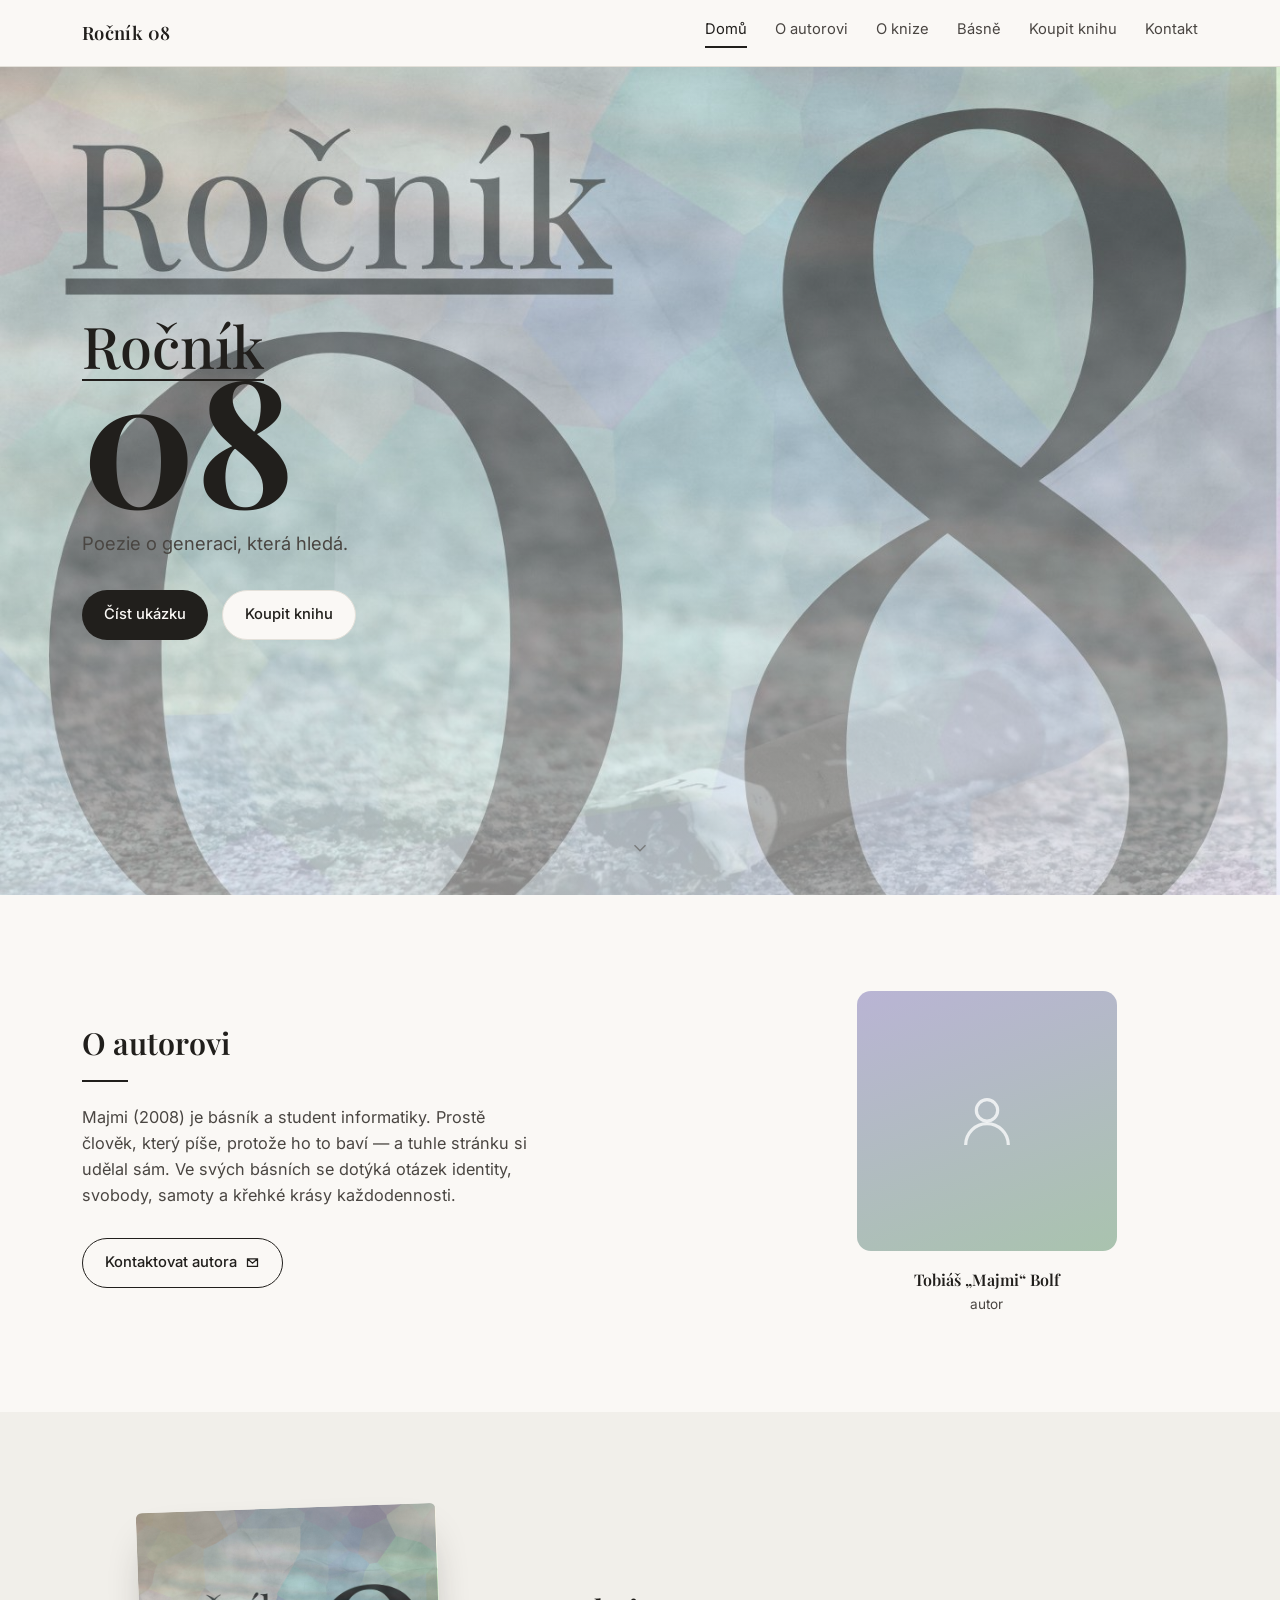
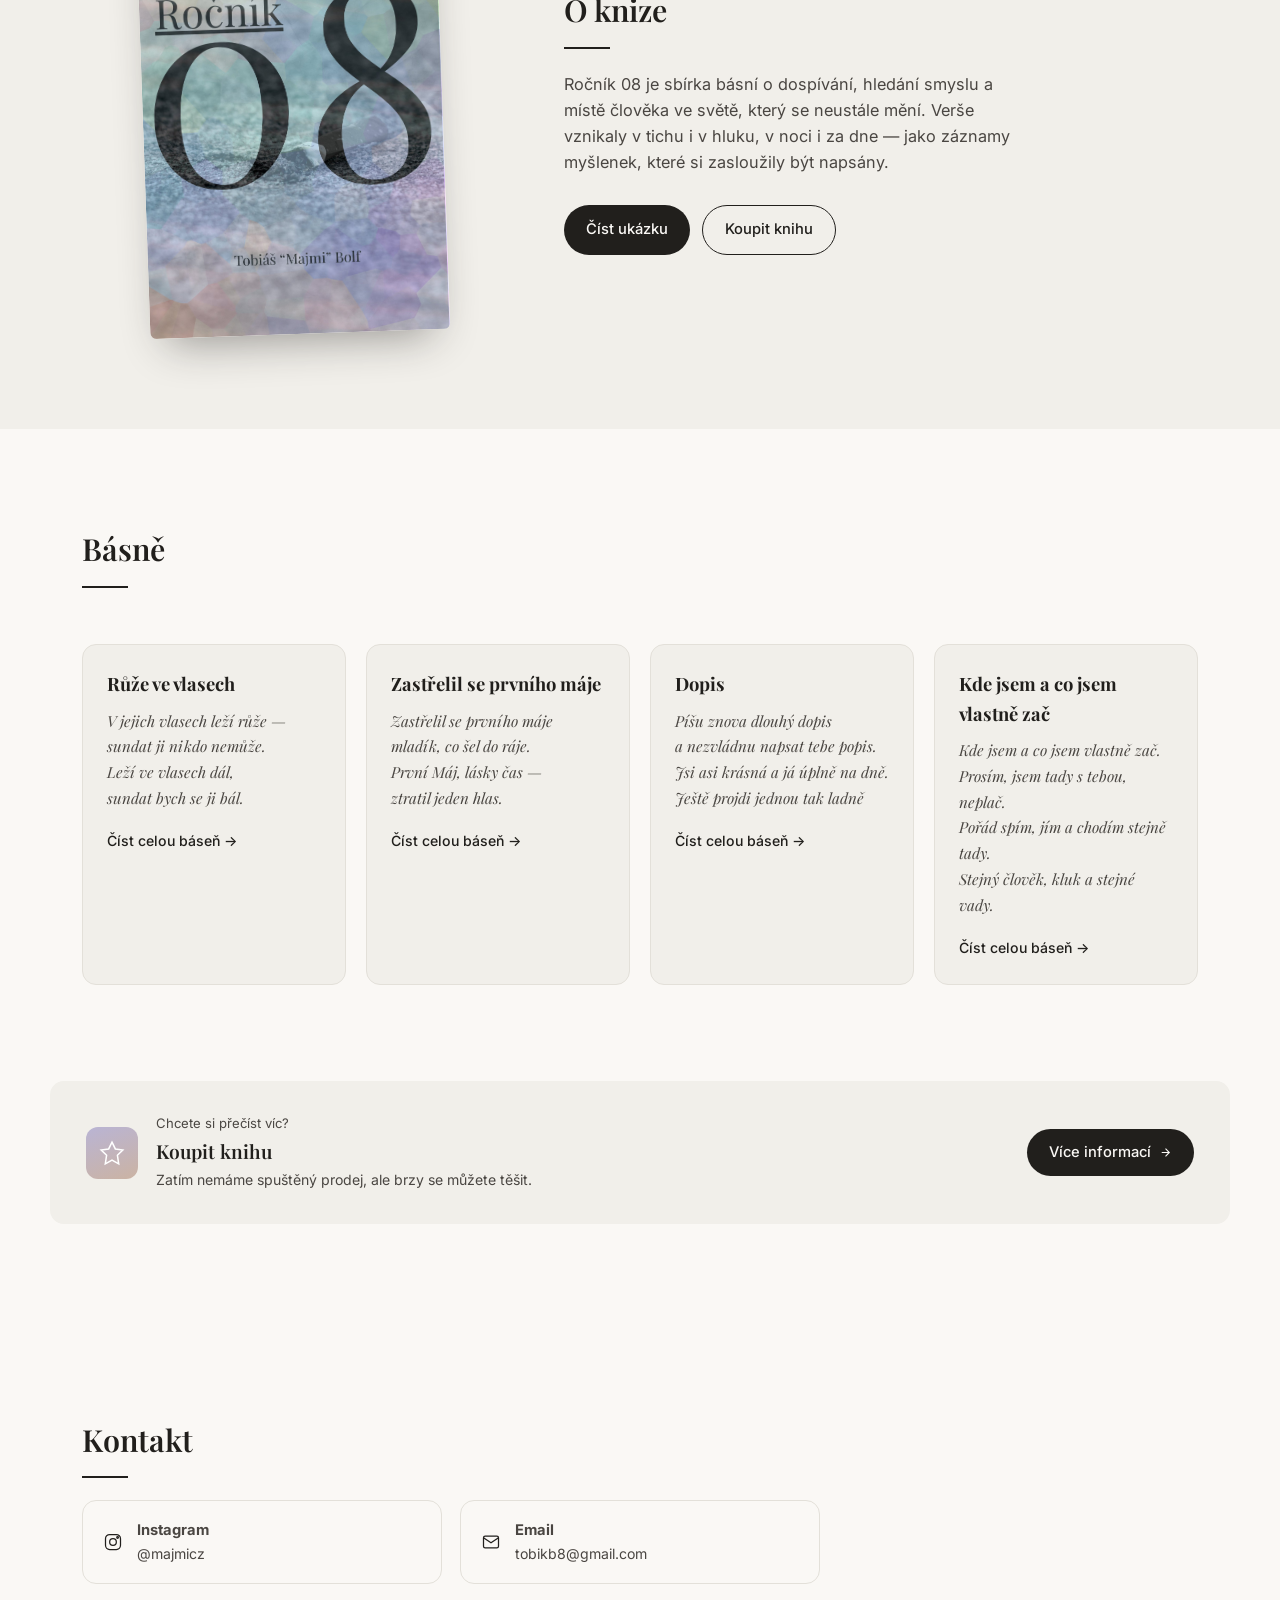
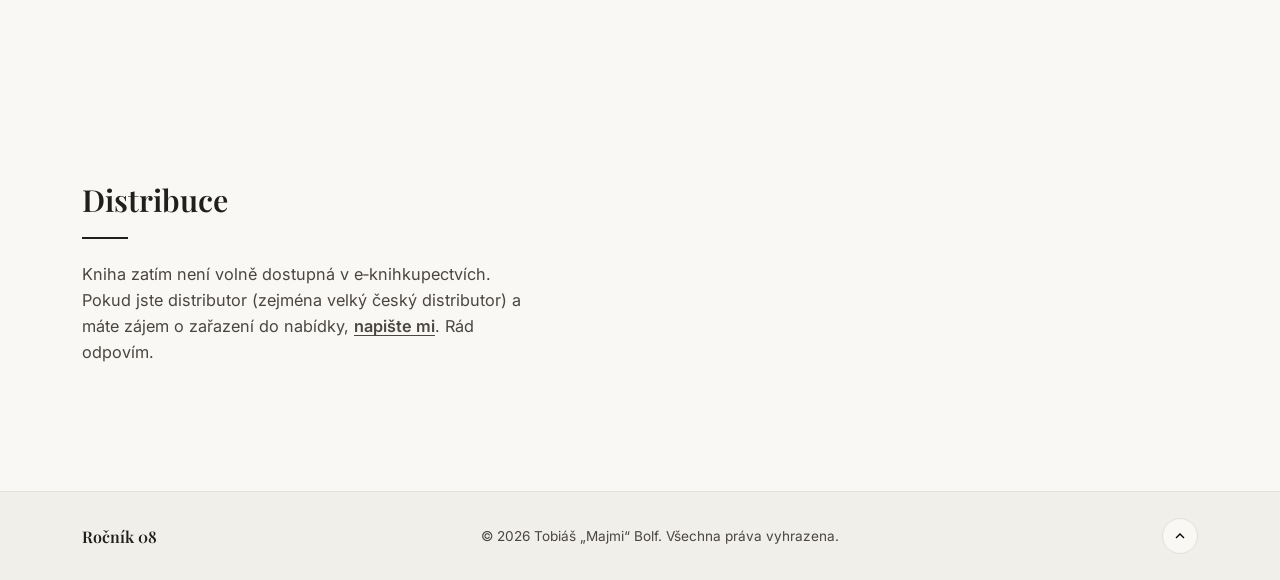
<file: index.html>
<!DOCTYPE html>
<html lang="cs">
<head>
<meta charset="UTF-8">
<meta name="viewport" content="width=device-width, initial-scale=1.0">
<title>Ročník 08</title>
<meta name="description" content="Ročník 08 — sbírka básní Tobiáše „Majmiho“ Bolfa. Poezie o generaci, která hledá.">
<link rel="preconnect" href="https://fonts.googleapis.com">
<link rel="preconnect" href="https://fonts.gstatic.com" crossorigin>
<link href="https://fonts.googleapis.com/css2?family=Playfair+Display:ital,wght@0,500;0,600;0,700;1,500&family=Inter:wght@400;500;600&display=swap" rel="stylesheet">
<link rel="stylesheet" href="style.css">
<link rel="icon" type="image/svg+xml" href="data:image/svg+xml,%3Csvg xmlns='http://www.w3.org/2000/svg' viewBox='0 0 32 32'%3E%3Crect width='32' height='32' rx='6' fill='%23211f1c'/%3E%3Ctext x='16' y='23' font-size='20' text-anchor='middle' fill='%23faf8f5'%3E08%3C/text%3E%3C/svg%3E">
</head>
<body>

<header class="site-header">
  <div class="header-inner">
    <a href="#domu" class="logo">Ročník 08</a>
    <nav class="nav" id="nav">
      <a href="#domu" class="nav-link active">Domů</a>
      <a href="#autor" class="nav-link">O autorovi</a>
      <a href="#kniha" class="nav-link">O knize</a>
      <a href="#basne" class="nav-link">Básně</a>
      <a href="koupit.html" class="nav-link">Koupit knihu</a>
      <a href="#kontakt" class="nav-link">Kontakt</a>
    </nav>
    <button class="nav-toggle" id="navToggle" aria-label="Otevřít menu" aria-expanded="false">
      <span></span><span></span><span></span>
    </button>
  </div>
</header>

<main>

  <section id="domu" class="hero">
    <div class="hero-inner">
      <h1 class="hero-title">
        <span class="hero-title-word">Ročník</span>
        <span class="hero-title-number">08</span>
      </h1>
      <p class="hero-tagline">Poezie o generaci, která hledá.</p>
      <div class="hero-actions">
        <a href="#basne" class="btn btn-dark">Číst ukázku</a>
        <a href="koupit.html" class="btn btn-light">Koupit knihu</a>
      </div>
    </div>
    <a href="#autor" class="scroll-hint" aria-label="Posunout dolů">
      <svg width="22" height="22" viewBox="0 0 24 24" fill="none" stroke="currentColor" stroke-width="1.6"><path d="M6 9l6 6 6-6"/></svg>
    </a>
  </section>

  <section id="autor" class="section section-author">
    <div class="section-inner two-col">
      <div class="col-text">
        <h2 class="section-title">O autorovi</h2>
        <p class="body-text">
          Majmi (2008) je básník a student informatiky. Prostě člověk,
          který píše, protože ho to baví — a tuhle stránku si udělal sám.
          Ve svých básních se dotýká otázek identity, svobody, samoty
          a křehké krásy každodennosti.
        </p>
        <a href="#kontakt" class="btn btn-outline">
          Kontaktovat autora
          <svg width="15" height="15" viewBox="0 0 24 24" fill="none" stroke="currentColor" stroke-width="2"><path d="M4 4h16v16H4z" opacity="0"/><path d="M4 6l8 7 8-7M4 6h16v12H4z"/></svg>
        </a>
      </div>
      <div class="col-avatar">
        <div class="avatar-frame">
          <svg width="64" height="64" viewBox="0 0 24 24" fill="none" stroke="currentColor" stroke-width="1.2">
            <circle cx="12" cy="8" r="4"/>
            <path d="M4 21c0-4.4 3.6-8 8-8s8 3.6 8 8"/>
          </svg>
        </div>
        <p class="avatar-name">Tobiáš „Majmi“ Bolf</p>
        <p class="avatar-role">autor</p>
      </div>
    </div>
  </section>

  <section id="kniha" class="section section-book">
    <div class="section-inner two-col reverse">
      <div class="col-cover">
        <img src="assets/cover.jpg" alt="Obálka sbírky Ročník 08" class="book-cover-img">
      </div>
      <div class="col-text">
        <h2 class="section-title">O knize</h2>
        <p class="body-text">
          Ročník 08 je sbírka básní o dospívání, hledání smyslu a místě
          člověka ve světě, který se neustále mění. Verše vznikaly v tichu
          i v hluku, v noci i za dne — jako záznamy myšlenek, které
          si zasloužily být napsány.
        </p>
        <div class="book-actions">
          <a href="#basne" class="btn btn-dark">Číst ukázku</a>
          <a href="koupit.html" class="btn btn-outline">Koupit knihu</a>
        </div>
      </div>
    </div>
  </section>

  <section id="basne" class="section section-poems">
    <div class="section-inner">
      <div class="poems-header">
        <h2 class="section-title">Básně</h2>
      </div>
      <div class="poems-grid">
        <article class="poem-card">
          <h3>Růže ve vlasech</h3>
          <div class="poem-excerpt">
            V jejich vlasech leží růže —<br>
            sundat ji nikdo nemůže.<br>
            Leží ve vlasech dál,<br>
            sundat bych se ji bál.
          </div>
          <a href="poems/ruze-ve-vlasech.html" class="link-read">Číst celou báseň →</a>
        </article>
        <article class="poem-card">
          <h3>Zastřelil se prvního máje</h3>
          <div class="poem-excerpt">
            Zastřelil se prvního máje<br>
            mladík, co šel do ráje.<br>
            První Máj, lásky čas —<br>
            ztratil jeden hlas.
          </div>
          <a href="poems/zastrelil-se-prvniho-maje.html" class="link-read">Číst celou báseň →</a>
        </article>
        <article class="poem-card">
          <h3>Dopis</h3>
          <div class="poem-excerpt">
            Píšu znova dlouhý dopis<br>
            a nezvládnu napsat tebe popis.<br>
            Jsi asi krásná a já úplně na dně.<br>
            Ještě projdi jednou tak ladně
          </div>
          <a href="poems/dopis.html" class="link-read">Číst celou báseň →</a>
        </article>
        <article class="poem-card">
          <h3>Kde jsem a co jsem vlastně zač</h3>
          <div class="poem-excerpt">
            Kde jsem a co jsem vlastně zač.<br>
            Prosím, jsem tady s tebou, neplač.<br>
            Pořád spím, jím a chodím stejně tady.<br>
            Stejný člověk, kluk a stejné vady.
          </div>
          <a href="poems/kde-jsem-a-co-jsem-vlastne-zac.html" class="link-read">Číst celou báseň →</a>
        </article>
      </div>
    </div>
  </section>

  <section id="koupit" class="section section-banner">
    <div class="section-inner banner-inner">
      <div class="banner-left">
        <div class="banner-icon">
          <svg width="26" height="26" viewBox="0 0 24 24" fill="none" stroke="currentColor" stroke-width="1.4">
            <path d="M12 2l3.09 6.26L22 9.27l-5 4.87L18.18 22 12 18.56 5.82 22 7 14.14l-5-4.87 6.91-1.01z"/>
          </svg>
        </div>
        <div>
          <p class="banner-eyebrow">Chcete si přečíst víc?</p>
          <p class="banner-title">Koupit knihu</p>
          <p class="banner-sub">Zatím nemáme spuštěný prodej, ale brzy se můžete těšit.</p>
        </div>
      </div>
      <a href="koupit.html" class="btn btn-dark">
        Více informací
        <svg width="13" height="13" viewBox="0 0 24 24" fill="none" stroke="currentColor" stroke-width="2"><path d="M5 12h14M12 5l7 7-7 7"/></svg>
      </a>
    </div>
  </section>

  <section id="kontakt" class="section section-contact">
    <div class="section-inner">
      <h2 class="section-title">Kontakt</h2>
      <div class="contact-grid">
        <a href="https://instagram.com/majmicz" class="contact-item" target="_blank" rel="noopener">
          <svg width="20" height="20" viewBox="0 0 24 24" fill="none" stroke="currentColor" stroke-width="1.5"><rect x="3" y="3" width="18" height="18" rx="5"/><circle cx="12" cy="12" r="4"/><circle cx="17.5" cy="6.5" r="1"/></svg>
          <span>
            <strong>Instagram</strong>
            @majmicz
          </span>
        </a>
        <a href="mailto:tobikb8@gmail.com" class="contact-item">
          <svg width="20" height="20" viewBox="0 0 24 24" fill="none" stroke="currentColor" stroke-width="1.5"><rect x="3" y="5" width="18" height="14" rx="2"/><path d="M3 7l9 6 9-6"/></svg>
          <span>
            <strong>Email</strong>
            tobikb8@gmail.com
          </span>
        </a>
      </div>
    </div>
  </section>

  <section id="distribuce" class="section section-distribuce">
    <div class="section-inner">
      <h2 class="section-title">Distribuce</h2>
      <p class="body-text">
        Kniha zatím není volně dostupná v e‑knihkupectvích. Pokud jste
        distributor (zejména velký český distributor) a máte zájem
        o zařazení do nabídky, <a href="mailto:tobikb8@gmail.com" class="distribuce-link">napište mi</a>.
        Rád odpovím.
      </p>
    </div>
  </section>

</main>

<footer class="site-footer">
  <div class="footer-inner">
    <span class="footer-logo">Ročník 08</span>
    <span class="footer-copy">© 2026 Tobiáš „Majmi“ Bolf. Všechna práva vyhrazena.</span>
    <button class="to-top" id="toTop" aria-label="Nahoru">
      <svg width="16" height="16" viewBox="0 0 24 24" fill="none" stroke="currentColor" stroke-width="2"><path d="M18 15l-6-6-6 6"/></svg>
    </button>
  </div>
</footer>

<script src="script.js"></script>
</body>
</html>
</file>
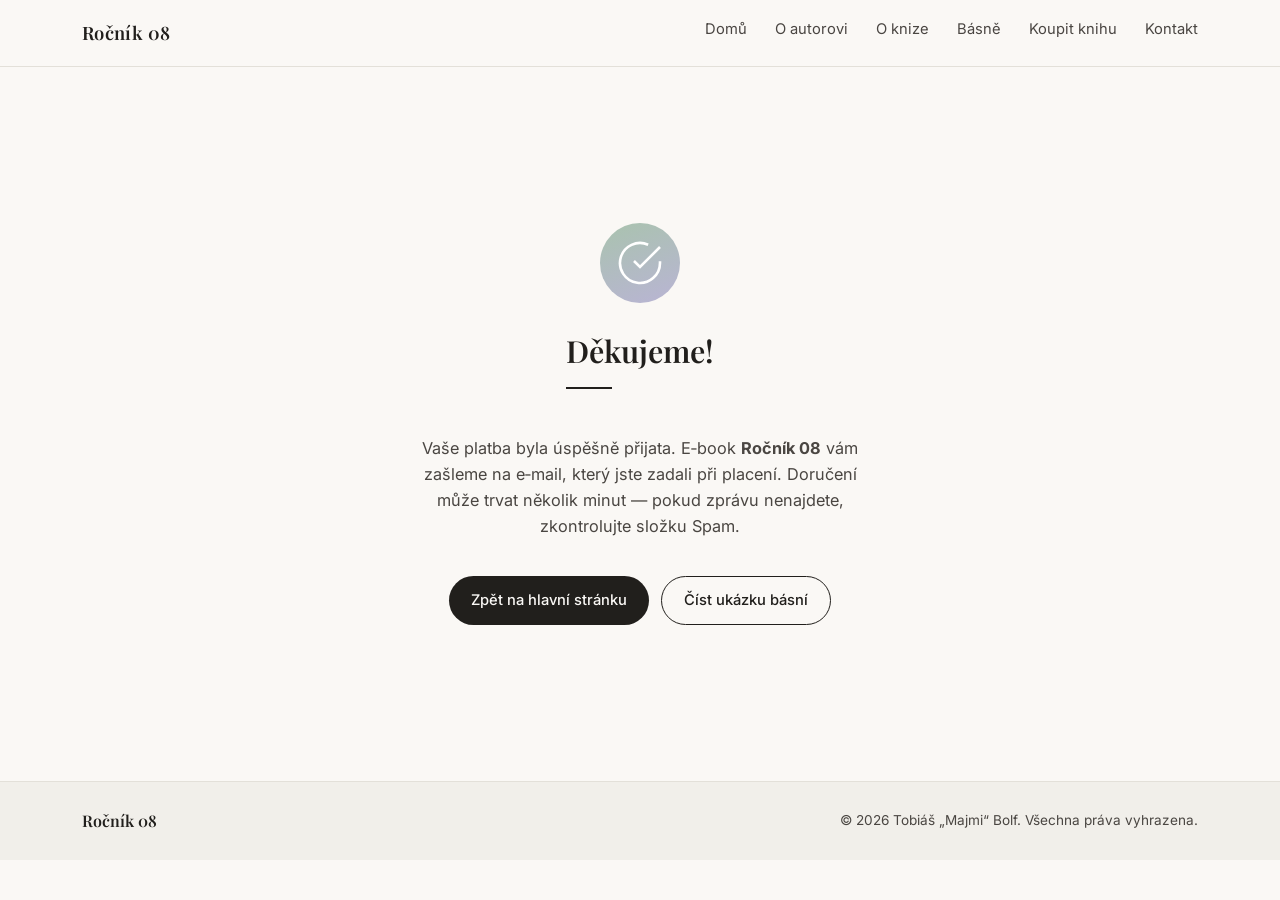
<file: dekujeme.html>
<!DOCTYPE html>
<html lang="cs">
<head>
<meta charset="UTF-8">
<meta name="viewport" content="width=device-width, initial-scale=1.0">
<title>Děkujeme — Ročník 08</title>
<meta name="description" content="Děkujeme za nákup ebooku Ročník 08.">
<link rel="preconnect" href="https://fonts.googleapis.com">
<link rel="preconnect" href="https://fonts.gstatic.com" crossorigin>
<link href="https://fonts.googleapis.com/css2?family=Playfair+Display:ital,wght@0,500;0,600;0,700;1,500&family=Inter:wght@400;500;600&display=swap" rel="stylesheet">
<link rel="stylesheet" href="style.css">
<link rel="icon" type="image/svg+xml" href="data:image/svg+xml,%3Csvg xmlns='http://www.w3.org/2000/svg' viewBox='0 0 32 32'%3E%3Crect width='32' height='32' rx='6' fill='%23211f1c'/%3E%3Ctext x='16' y='23' font-size='20' text-anchor='middle' fill='%23faf8f5'%3E08%3C/text%3E%3C/svg%3E">
</head>
<body>

<header class="site-header">
  <div class="header-inner">
    <a href="index.html" class="logo">Ročník 08</a>
    <nav class="nav">
      <a href="index.html#domu" class="nav-link">Domů</a>
      <a href="index.html#autor" class="nav-link">O autorovi</a>
      <a href="index.html#kniha" class="nav-link">O knize</a>
      <a href="index.html#basne" class="nav-link">Básně</a>
      <a href="koupit.html" class="nav-link">Koupit knihu</a>
      <a href="index.html#kontakt" class="nav-link">Kontakt</a>
    </nav>
  </div>
</header>

<main>
  <section class="section">
    <div class="section-inner" style="text-align:center; padding: 60px 0;">
      <div class="thanks-icon">
        <svg width="48" height="48" viewBox="0 0 24 24" fill="none" stroke="currentColor" stroke-width="1.3">
          <path d="M22 11.08V12a10 10 0 11-5.93-9.14"/>
          <path d="M22 4L12 14.01l-3-3"/>
        </svg>
      </div>
      <h1 class="section-title" style="display:inline-block; text-align:center;">Děkujeme!</h1>
      <p class="body-text" style="margin: 24px auto 0; max-width:44ch;">
        Vaše platba byla úspěšně přijata. E‑book <strong>Ročník 08</strong> vám
        zašleme na e‑mail, který jste zadali při placení. Doručení může trvat
        několik minut — pokud zprávu nenajdete, zkontrolujte složku Spam.
      </p>
      <div style="margin-top:36px; display:flex; flex-wrap:wrap; gap:12px; justify-content:center;">
        <a href="index.html" class="btn btn-dark">Zpět na hlavní stránku</a>
        <a href="index.html#basne" class="btn btn-outline">Číst ukázku básní</a>
      </div>
    </div>
  </section>
</main>

<footer class="site-footer">
  <div class="footer-inner">
    <span class="footer-logo">Ročník 08</span>
    <span class="footer-copy">© 2026 Tobiáš „Majmi“ Bolf. Všechna práva vyhrazena.</span>
  </div>
</footer>

</body>
</html>
</file>
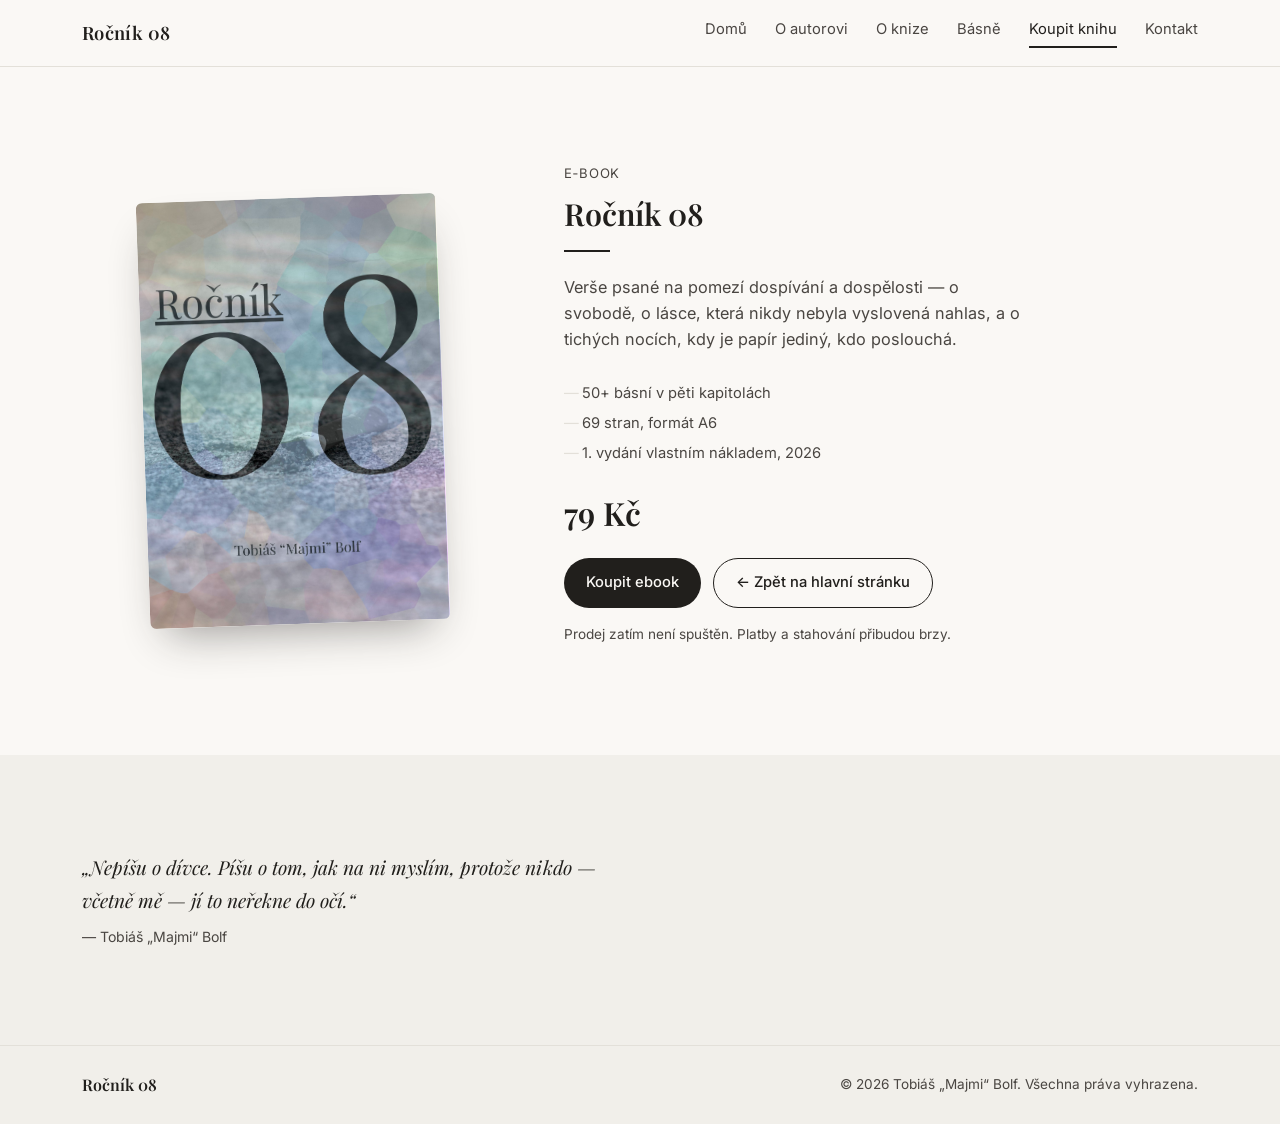
<file: koupit.html>
<!DOCTYPE html>
<html lang="cs">
<head>
<meta charset="UTF-8">
<meta name="viewport" content="width=device-width, initial-scale=1.0">
<title>Koupit knihu — Ročník 08</title>
<meta name="description" content="Koupit ebook sbírky Ročník 08 — 79 Kč.">
<link rel="preconnect" href="https://fonts.googleapis.com">
<link rel="preconnect" href="https://fonts.gstatic.com" crossorigin>
<link href="https://fonts.googleapis.com/css2?family=Playfair+Display:ital,wght@0,500;0,600;0,700;1,500&family=Inter:wght@400;500;600&display=swap" rel="stylesheet">
<link rel="stylesheet" href="style.css">
<link rel="icon" type="image/svg+xml" href="data:image/svg+xml,%3Csvg xmlns='http://www.w3.org/2000/svg' viewBox='0 0 32 32'%3E%3Crect width='32' height='32' rx='6' fill='%23211f1c'/%3E%3Ctext x='16' y='23' font-size='20' text-anchor='middle' fill='%23faf8f5'%3E08%3C/text%3E%3C/svg%3E">
</head>
<body>

<header class="site-header">
  <div class="header-inner">
    <a href="index.html" class="logo">Ročník 08</a>
    <nav class="nav">
      <a href="index.html#domu" class="nav-link">Domů</a>
      <a href="index.html#autor" class="nav-link">O autorovi</a>
      <a href="index.html#kniha" class="nav-link">O knize</a>
      <a href="index.html#basne" class="nav-link">Básně</a>
      <a href="koupit.html" class="nav-link active">Koupit knihu</a>
      <a href="index.html#kontakt" class="nav-link">Kontakt</a>
    </nav>
  </div>
</header>

<main>

  <!-- Product -->
  <section class="section">
    <div class="section-inner two-col reverse">
      <div class="col-cover">
        <img src="assets/cover.jpg" alt="Obálka Ročník 08" class="book-cover-img">
      </div>
      <div class="col-text">
        <p class="shop-eyebrow">E‑book</p>
        <h1 class="section-title">Ročník 08</h1>
        <p class="body-text">
          Verše psané na pomezí dospívání a dospělosti — o svobodě, o lásce,
          která nikdy nebyla vyslovená nahlas, a o tichých nocích, kdy je
          papír jediný, kdo poslouchá.
        </p>

        <ul class="shop-stats">
          <li>50+ básní v pěti kapitolách</li>
          <li>69 stran, formát A6</li>
          <li>1. vydání vlastním nákladem, 2026</li>
        </ul>

        <p class="shop-price">79 Kč</p>

        <div class="book-actions">
          <a href="https://buy.stripe.com/7sYdR9gxS0we0yqazu9AA00" class="btn btn-dark">Koupit ebook</a>
          <a href="index.html" class="btn btn-outline">← Zpět na hlavní stránku</a>
        </div>
        <p class="shop-note">Prodej zatím není spuštěn. Platby a stahování přibudou brzy.</p>
      </div>
    </div>
  </section>

  <!-- Quote -->
  <section class="section section-book">
    <div class="section-inner">
      <blockquote class="shop-quote">
        <p>„Nepíšu o dívce. Píšu o tom, jak na ni myslím, protože nikdo — včetně mě — jí to neřekne do očí.“</p>
        <footer>— Tobiáš „Majmi“ Bolf</footer>
      </blockquote>
    </div>
  </section>

</main>

<footer class="site-footer">
  <div class="footer-inner">
    <span class="footer-logo">Ročník 08</span>
    <span class="footer-copy">© 2026 Tobiáš „Majmi“ Bolf. Všechna práva vyhrazena.</span>
  </div>
</footer>

</body>
</html>
</file>
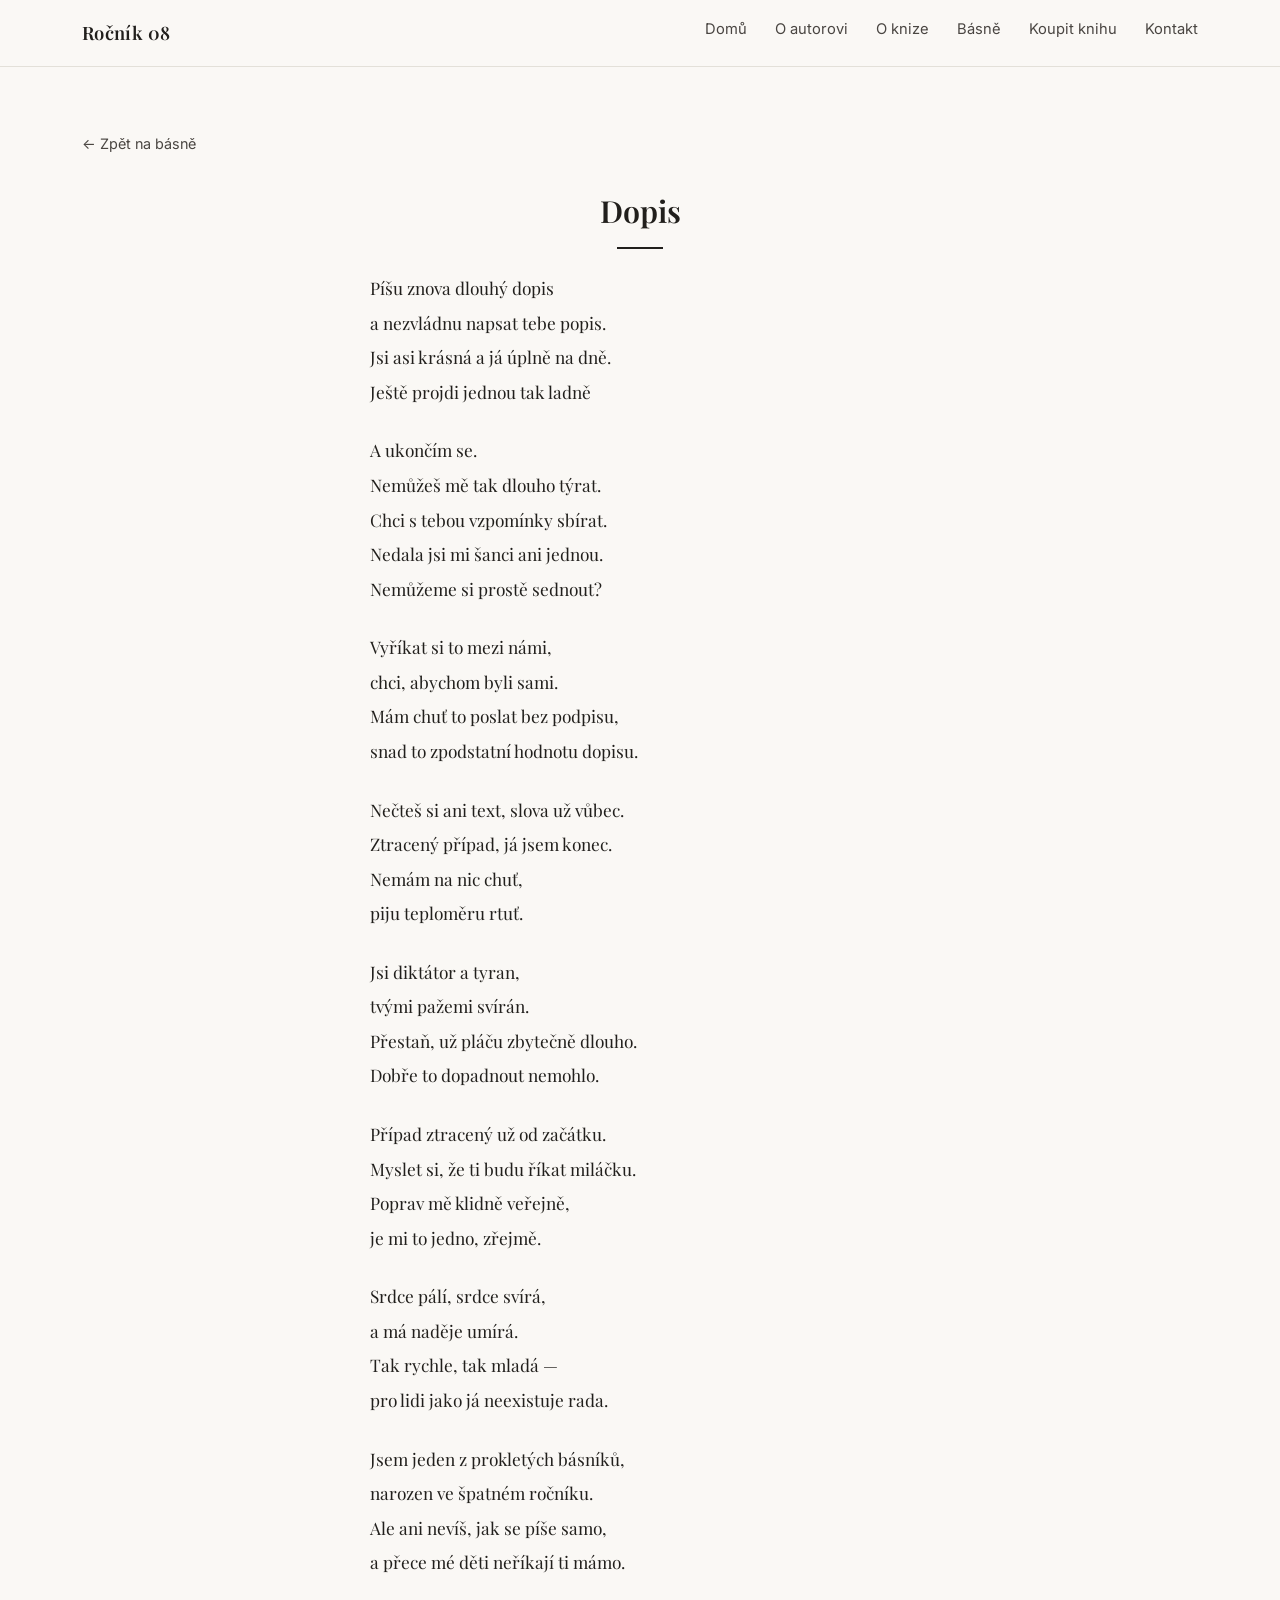
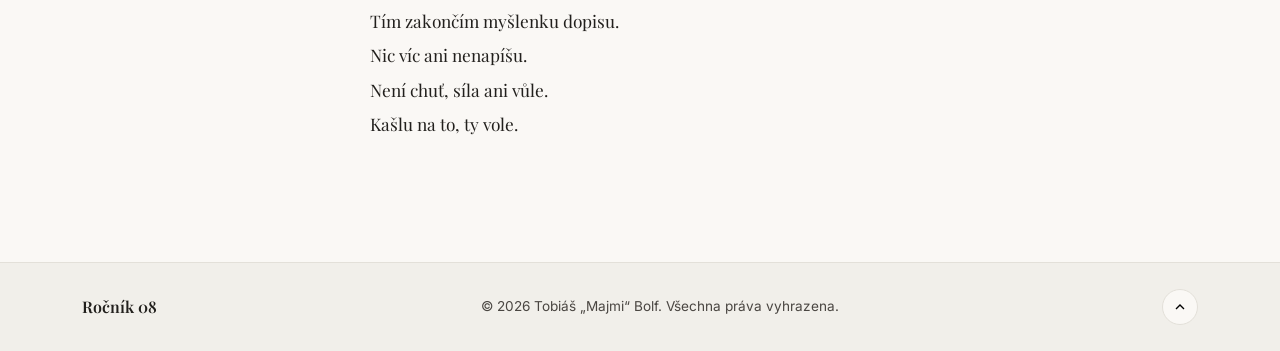
<file: poems/dopis.html>
<!DOCTYPE html>
<html lang="cs">
<head>
<meta charset="UTF-8">
<meta name="viewport" content="width=device-width, initial-scale=1.0">
<title>Dopis — Ročník 08</title>
<meta name="description" content="Dopis — báseň ze sbírky Ročník 08 od Tobiáše „Majmiho“ Bolfa.">
<link rel="preconnect" href="https://fonts.googleapis.com">
<link rel="preconnect" href="https://fonts.gstatic.com" crossorigin>
<link href="https://fonts.googleapis.com/css2?family=Playfair+Display:ital,wght@0,500;0,600;0,700;1,500&family=Inter:wght@400;500;600&display=swap" rel="stylesheet">
<link rel="stylesheet" href="../style.css">
<link rel="icon" type="image/svg+xml" href="data:image/svg+xml,%3Csvg xmlns='http://www.w3.org/2000/svg' viewBox='0 0 32 32'%3E%3Crect width='32' height='32' rx='6' fill='%23211f1c'/%3E%3Ctext x='16' y='23' font-size='20' text-anchor='middle' fill='%23faf8f5'%3E08%3C/text%3E%3C/svg%3E">
</head>
<body>

<header class="site-header">
  <div class="header-inner">
    <a href="../index.html" class="logo">Ročník 08</a>
    <nav class="nav" id="nav">
      <a href="../index.html#domu" class="nav-link">Domů</a>
      <a href="../index.html#autor" class="nav-link">O autorovi</a>
      <a href="../index.html#kniha" class="nav-link">O knize</a>
      <a href="../index.html#basne" class="nav-link">Básně</a>
      <a href="../koupit.html" class="nav-link">Koupit knihu</a>
      <a href="../index.html#kontakt" class="nav-link">Kontakt</a>
    </nav>
    <button class="nav-toggle" id="navToggle" aria-label="Otevřít menu" aria-expanded="false">
      <span></span><span></span><span></span>
    </button>
  </div>
</header>

<main>
  <section class="section poem-page">
    <div class="section-inner">
      <a href="../index.html#basne" class="poem-back">← Zpět na básně</a>
      <h2 class="section-title">Dopis</h2>
      <div class="poem-body">
        <p>
          Píšu znova dlouhý dopis<br>
          a nezvládnu napsat tebe popis.<br>
          Jsi asi krásná a já úplně na dně.<br>
          Ještě projdi jednou tak ladně
        </p>
        <p>
          A ukončím se.<br>
          Nemůžeš mě tak dlouho týrat.<br>
          Chci s tebou vzpomínky sbírat.<br>
          Nedala jsi mi šanci ani jednou.<br>
          Nemůžeme si prostě sednout?
        </p>
        <p>
          Vyříkat si to mezi námi,<br>
          chci, abychom byli sami.<br>
          Mám chuť to poslat bez podpisu,<br>
          snad to zpodstatní hodnotu dopisu.
        </p>
        <p>
          Nečteš si ani text, slova už vůbec.<br>
          Ztracený případ, já jsem konec.<br>
          Nemám na nic chuť,<br>
          piju teploměru rtuť.
        </p>
        <p>
          Jsi diktátor a tyran,<br>
          tvými pažemi svírán.<br>
          Přestaň, už pláču zbytečně dlouho.<br>
          Dobře to dopadnout nemohlo.
        </p>
        <p>
          Případ ztracený už od začátku.<br>
          Myslet si, že ti budu říkat miláčku.<br>
          Poprav mě klidně veřejně,<br>
          je mi to jedno, zřejmě.
        </p>
        <p>
          Srdce pálí, srdce svírá,<br>
          a má naděje umírá.<br>
          Tak rychle, tak mladá —<br>
          pro lidi jako já neexistuje rada.
        </p>
        <p>
          Jsem jeden z prokletých básníků,<br>
          narozen ve špatném ročníku.<br>
          Ale ani nevíš, jak se píše samo,<br>
          a přece mé děti neříkají ti mámo.
        </p>
        <p>
          Tím zakončím myšlenku dopisu.<br>
          Nic víc ani nenapíšu.<br>
          Není chuť, síla ani vůle.<br>
          Kašlu na to, ty vole.
        </p>
      </div>
    </div>
  </section>
</main>

<footer class="site-footer">
  <div class="footer-inner">
    <span class="footer-logo">Ročník 08</span>
    <span class="footer-copy">© 2026 Tobiáš „Majmi“ Bolf. Všechna práva vyhrazena.</span>
    <button class="to-top" id="toTop" aria-label="Nahoru">
      <svg width="16" height="16" viewBox="0 0 24 24" fill="none" stroke="currentColor" stroke-width="2"><path d="M18 15l-6-6-6 6"/></svg>
    </button>
  </div>
</footer>

<script src="../script.js"></script>
</body>
</html>
</file>
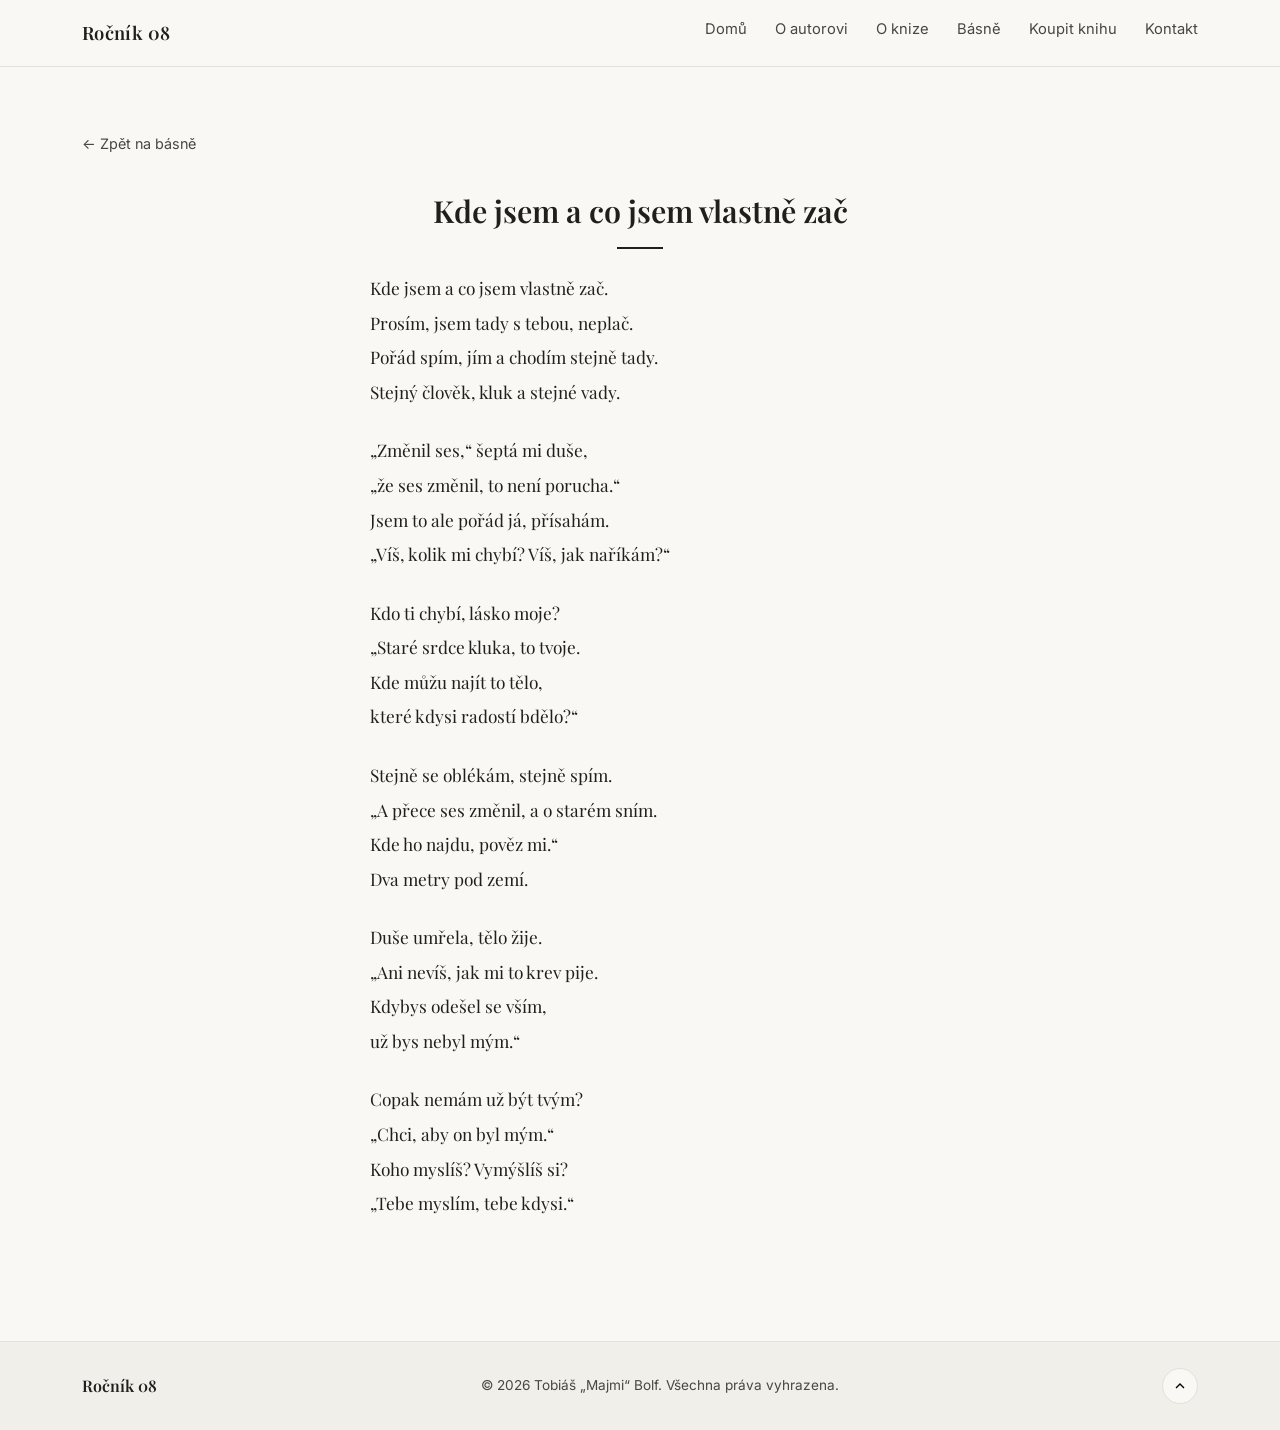
<file: poems/kde-jsem-a-co-jsem-vlastne-zac.html>
<!DOCTYPE html>
<html lang="cs">
<head>
<meta charset="UTF-8">
<meta name="viewport" content="width=device-width, initial-scale=1.0">
<title>Kde jsem a co jsem vlastně zač — Ročník 08</title>
<meta name="description" content="Kde jsem a co jsem vlastně zač — báseň ze sbírky Ročník 08 od Tobiáše „Majmiho“ Bolfa.">
<link rel="preconnect" href="https://fonts.googleapis.com">
<link rel="preconnect" href="https://fonts.gstatic.com" crossorigin>
<link href="https://fonts.googleapis.com/css2?family=Playfair+Display:ital,wght@0,500;0,600;0,700;1,500&family=Inter:wght@400;500;600&display=swap" rel="stylesheet">
<link rel="stylesheet" href="../style.css">
<link rel="icon" type="image/svg+xml" href="data:image/svg+xml,%3Csvg xmlns='http://www.w3.org/2000/svg' viewBox='0 0 32 32'%3E%3Crect width='32' height='32' rx='6' fill='%23211f1c'/%3E%3Ctext x='16' y='23' font-size='20' text-anchor='middle' fill='%23faf8f5'%3E08%3C/text%3E%3C/svg%3E">
</head>
<body>

<header class="site-header">
  <div class="header-inner">
    <a href="../index.html" class="logo">Ročník 08</a>
    <nav class="nav" id="nav">
      <a href="../index.html#domu" class="nav-link">Domů</a>
      <a href="../index.html#autor" class="nav-link">O autorovi</a>
      <a href="../index.html#kniha" class="nav-link">O knize</a>
      <a href="../index.html#basne" class="nav-link">Básně</a>
      <a href="../koupit.html" class="nav-link">Koupit knihu</a>
      <a href="../index.html#kontakt" class="nav-link">Kontakt</a>
    </nav>
    <button class="nav-toggle" id="navToggle" aria-label="Otevřít menu" aria-expanded="false">
      <span></span><span></span><span></span>
    </button>
  </div>
</header>

<main>
  <section class="section poem-page">
    <div class="section-inner">
      <a href="../index.html#basne" class="poem-back">← Zpět na básně</a>
      <h2 class="section-title">Kde jsem a co jsem vlastně zač</h2>
      <div class="poem-body">
        <p>
          Kde jsem a co jsem vlastně zač.<br>
          Prosím, jsem tady s tebou, neplač.<br>
          Pořád spím, jím a chodím stejně tady.<br>
          Stejný člověk, kluk a stejné vady.
        </p>
        <p>
          „Změnil ses,“ šeptá mi duše,<br>
          „že ses změnil, to není porucha.“<br>
          Jsem to ale pořád já, přísahám.<br>
          „Víš, kolik mi chybí? Víš, jak naříkám?“
        </p>
        <p>
          Kdo ti chybí, lásko moje?<br>
          „Staré srdce kluka, to tvoje.<br>
          Kde můžu najít to tělo,<br>
          které kdysi radostí bdělo?“
        </p>
        <p>
          Stejně se oblékám, stejně spím.<br>
          „A přece ses změnil, a o starém sním.<br>
          Kde ho najdu, pověz mi.“<br>
          Dva metry pod zemí.
        </p>
        <p>
          Duše umřela, tělo žije.<br>
          „Ani nevíš, jak mi to krev pije.<br>
          Kdybys odešel se vším,<br>
          už bys nebyl mým.“
        </p>
        <p>
          Copak nemám už být tvým?<br>
          „Chci, aby on byl mým.“<br>
          Koho myslíš? Vymýšlíš si?<br>
          „Tebe myslím, tebe kdysi.“
        </p>
      </div>
    </div>
  </section>
</main>

<footer class="site-footer">
  <div class="footer-inner">
    <span class="footer-logo">Ročník 08</span>
    <span class="footer-copy">© 2026 Tobiáš „Majmi“ Bolf. Všechna práva vyhrazena.</span>
    <button class="to-top" id="toTop" aria-label="Nahoru">
      <svg width="16" height="16" viewBox="0 0 24 24" fill="none" stroke="currentColor" stroke-width="2"><path d="M18 15l-6-6-6 6"/></svg>
    </button>
  </div>
</footer>

<script src="../script.js"></script>
</body>
</html>
</file>
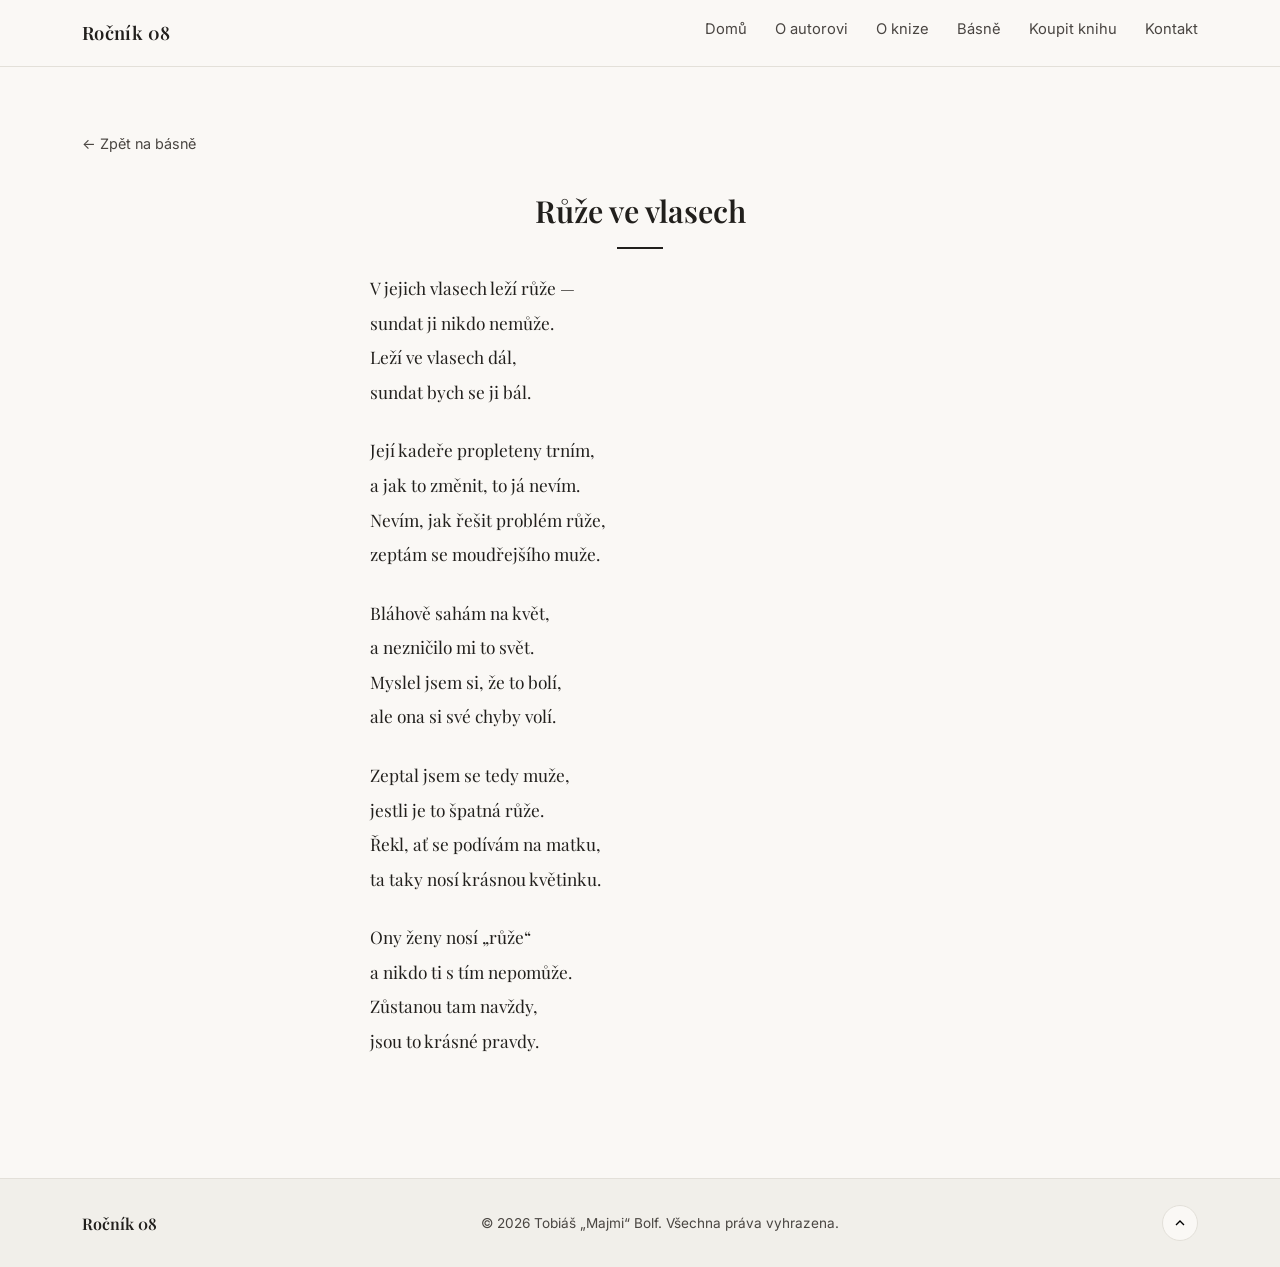
<file: poems/ruze-ve-vlasech.html>
<!DOCTYPE html>
<html lang="cs">
<head>
<meta charset="UTF-8">
<meta name="viewport" content="width=device-width, initial-scale=1.0">
<title>Růže ve vlasech — Ročník 08</title>
<meta name="description" content="Růže ve vlasech — báseň ze sbírky Ročník 08 od Tobiáše „Majmiho“ Bolfa.">
<link rel="preconnect" href="https://fonts.googleapis.com">
<link rel="preconnect" href="https://fonts.gstatic.com" crossorigin>
<link href="https://fonts.googleapis.com/css2?family=Playfair+Display:ital,wght@0,500;0,600;0,700;1,500&family=Inter:wght@400;500;600&display=swap" rel="stylesheet">
<link rel="stylesheet" href="../style.css">
<link rel="icon" type="image/svg+xml" href="data:image/svg+xml,%3Csvg xmlns='http://www.w3.org/2000/svg' viewBox='0 0 32 32'%3E%3Crect width='32' height='32' rx='6' fill='%23211f1c'/%3E%3Ctext x='16' y='23' font-size='20' text-anchor='middle' fill='%23faf8f5'%3E08%3C/text%3E%3C/svg%3E">
</head>
<body>

<header class="site-header">
  <div class="header-inner">
    <a href="../index.html" class="logo">Ročník 08</a>
    <nav class="nav" id="nav">
      <a href="../index.html#domu" class="nav-link">Domů</a>
      <a href="../index.html#autor" class="nav-link">O autorovi</a>
      <a href="../index.html#kniha" class="nav-link">O knize</a>
      <a href="../index.html#basne" class="nav-link">Básně</a>
      <a href="../koupit.html" class="nav-link">Koupit knihu</a>
      <a href="../index.html#kontakt" class="nav-link">Kontakt</a>
    </nav>
    <button class="nav-toggle" id="navToggle" aria-label="Otevřít menu" aria-expanded="false">
      <span></span><span></span><span></span>
    </button>
  </div>
</header>

<main>
  <section class="section poem-page">
    <div class="section-inner">
      <a href="../index.html#basne" class="poem-back">← Zpět na básně</a>
      <h2 class="section-title">Růže ve vlasech</h2>
      <div class="poem-body">
        <p>
          V jejich vlasech leží růže —<br>
          sundat ji nikdo nemůže.<br>
          Leží ve vlasech dál,<br>
          sundat bych se ji bál.
        </p>
        <p>
          Její kadeře propleteny trním,<br>
          a jak to změnit, to já nevím.<br>
          Nevím, jak řešit problém růže,<br>
          zeptám se moudřejšího muže.
        </p>
        <p>
          Bláhově sahám na květ,<br>
          a nezničilo mi to svět.<br>
          Myslel jsem si, že to bolí,<br>
          ale ona si své chyby volí.
        </p>
        <p>
          Zeptal jsem se tedy muže,<br>
          jestli je to špatná růže.<br>
          Řekl, ať se podívám na matku,<br>
          ta taky nosí krásnou květinku.
        </p>
        <p>
          Ony ženy nosí „růže“<br>
          a nikdo ti s tím nepomůže.<br>
          Zůstanou tam navždy,<br>
          jsou to krásné pravdy.
        </p>
      </div>
    </div>
  </section>
</main>

<footer class="site-footer">
  <div class="footer-inner">
    <span class="footer-logo">Ročník 08</span>
    <span class="footer-copy">© 2026 Tobiáš „Majmi“ Bolf. Všechna práva vyhrazena.</span>
    <button class="to-top" id="toTop" aria-label="Nahoru">
      <svg width="16" height="16" viewBox="0 0 24 24" fill="none" stroke="currentColor" stroke-width="2"><path d="M18 15l-6-6-6 6"/></svg>
    </button>
  </div>
</footer>

<script src="../script.js"></script>
</body>
</html>
</file>
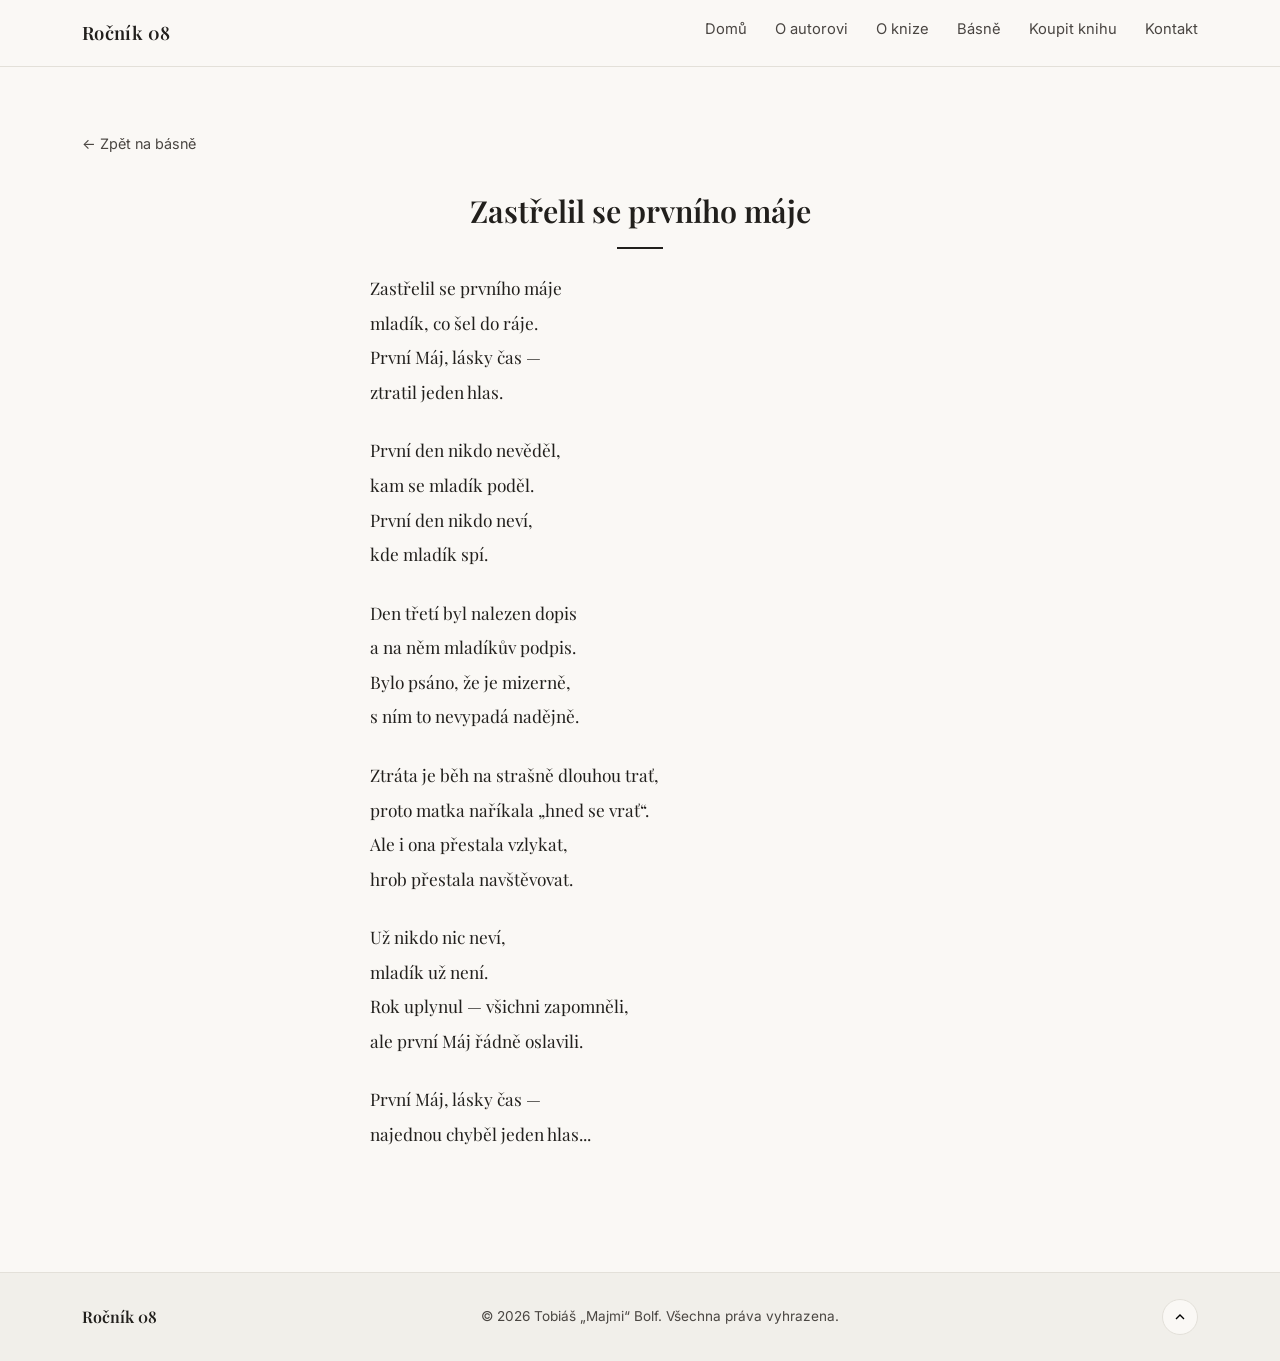
<file: poems/zastrelil-se-prvniho-maje.html>
<!DOCTYPE html>
<html lang="cs">
<head>
<meta charset="UTF-8">
<meta name="viewport" content="width=device-width, initial-scale=1.0">
<title>Zastřelil se prvního máje — Ročník 08</title>
<meta name="description" content="Zastřelil se prvního máje — báseň ze sbírky Ročník 08 od Tobiáše „Majmiho“ Bolfa.">
<link rel="preconnect" href="https://fonts.googleapis.com">
<link rel="preconnect" href="https://fonts.gstatic.com" crossorigin>
<link href="https://fonts.googleapis.com/css2?family=Playfair+Display:ital,wght@0,500;0,600;0,700;1,500&family=Inter:wght@400;500;600&display=swap" rel="stylesheet">
<link rel="stylesheet" href="../style.css">
<link rel="icon" type="image/svg+xml" href="data:image/svg+xml,%3Csvg xmlns='http://www.w3.org/2000/svg' viewBox='0 0 32 32'%3E%3Crect width='32' height='32' rx='6' fill='%23211f1c'/%3E%3Ctext x='16' y='23' font-size='20' text-anchor='middle' fill='%23faf8f5'%3E08%3C/text%3E%3C/svg%3E">
</head>
<body>

<header class="site-header">
  <div class="header-inner">
    <a href="../index.html" class="logo">Ročník 08</a>
    <nav class="nav" id="nav">
      <a href="../index.html#domu" class="nav-link">Domů</a>
      <a href="../index.html#autor" class="nav-link">O autorovi</a>
      <a href="../index.html#kniha" class="nav-link">O knize</a>
      <a href="../index.html#basne" class="nav-link">Básně</a>
      <a href="../koupit.html" class="nav-link">Koupit knihu</a>
      <a href="../index.html#kontakt" class="nav-link">Kontakt</a>
    </nav>
    <button class="nav-toggle" id="navToggle" aria-label="Otevřít menu" aria-expanded="false">
      <span></span><span></span><span></span>
    </button>
  </div>
</header>

<main>
  <section class="section poem-page">
    <div class="section-inner">
      <a href="../index.html#basne" class="poem-back">← Zpět na básně</a>
      <h2 class="section-title">Zastřelil se prvního máje</h2>
      <div class="poem-body">
        <p>
          Zastřelil se prvního máje<br>
          mladík, co šel do ráje.<br>
          První Máj, lásky čas —<br>
          ztratil jeden hlas.
        </p>
        <p>
          První den nikdo nevěděl,<br>
          kam se mladík poděl.<br>
          První den nikdo neví,<br>
          kde mladík spí.
        </p>
        <p>
          Den třetí byl nalezen dopis<br>
          a na něm mladíkův podpis.<br>
          Bylo psáno, že je mizerně,<br>
          s ním to nevypadá nadějně.
        </p>
        <p>
          Ztráta je běh na strašně dlouhou trať,<br>
          proto matka naříkala „hned se vrať“.<br>
          Ale i ona přestala vzlykat,<br>
          hrob přestala navštěvovat.
        </p>
        <p>
          Už nikdo nic neví,<br>
          mladík už není.<br>
          Rok uplynul — všichni zapomněli,<br>
          ale první Máj řádně oslavili.
        </p>
        <p>
          První Máj, lásky čas —<br>
          najednou chyběl jeden hlas...
        </p>
      </div>
    </div>
  </section>
</main>

<footer class="site-footer">
  <div class="footer-inner">
    <span class="footer-logo">Ročník 08</span>
    <span class="footer-copy">© 2026 Tobiáš „Majmi“ Bolf. Všechna práva vyhrazena.</span>
    <button class="to-top" id="toTop" aria-label="Nahoru">
      <svg width="16" height="16" viewBox="0 0 24 24" fill="none" stroke="currentColor" stroke-width="2"><path d="M18 15l-6-6-6 6"/></svg>
    </button>
  </div>
</footer>

<script src="../script.js"></script>
</body>
</html>
</file>
<file: style.css>
:root {
  --ink: #211f1c;
  --ink-soft: #4a4642;
  --paper: #faf8f5;
  --paper-alt: #f1efea;
  --line: #e3e0d9;
  --lavender: #b9b4d4;
  --sage: #a9c3ae;
  --clay: #cbb3a3;
  --radius: 14px;
  --serif: "Playfair Display", Georgia, serif;
  --sans: "Inter", -apple-system, BlinkMacSystemFont, sans-serif;
}

* { box-sizing: border-box; }

/* ---------- Custom Scrollbar ---------- */
::-webkit-scrollbar {
  width: 10px;
}

::-webkit-scrollbar-track {
  background: var(--paper);
  border-left: 1px solid var(--line);
}

::-webkit-scrollbar-thumb {
  background: var(--ink);
  border-radius: 0;
  border: 2px solid var(--paper);
}

::-webkit-scrollbar-thumb:hover {
  background: #35322d;
}

/* Firefox */
html {
  scrollbar-width: thin;
  scrollbar-color: var(--ink) var(--paper);
}

html { scroll-behavior: smooth; }

@media (prefers-reduced-motion: reduce) {
  html { scroll-behavior: auto; }
  * { animation-duration: 0.01ms !important; transition-duration: 0.01ms !important; }
}

body {
  margin: 0;
  font-family: var(--sans);
  color: var(--ink);
  background: var(--paper);
  line-height: 1.6;
  -webkit-font-smoothing: antialiased;
}

a { color: inherit; text-decoration: none; }

img { max-width: 100%; display: block; }

:focus-visible {
  outline: 2px solid var(--ink);
  outline-offset: 3px;
}

/* ---------- Header ---------- */
.site-header {
  position: sticky;
  top: 0;
  z-index: 50;
  background: rgba(250, 248, 245, 0.9);
  backdrop-filter: blur(8px);
  border-bottom: 1px solid var(--line);
}

.header-inner {
  max-width: 1180px;
  margin: 0 auto;
  padding: 18px 32px;
  display: flex;
  align-items: center;
  justify-content: space-between;
}

.logo {
  font-family: var(--serif);
  font-weight: 600;
  font-size: 1.15rem;
  letter-spacing: 0.02em;
}

.nav {
  display: flex;
  gap: 28px;
}

.nav-link {
  font-size: 0.92rem;
  color: var(--ink-soft);
  padding-bottom: 4px;
  border-bottom: 2px solid transparent;
  transition: color 0.15s, border-color 0.15s;
}

.nav-link:hover { color: var(--ink); }

.nav-link.active {
  color: var(--ink);
  border-color: var(--ink);
}

.nav-toggle {
  display: none;
  flex-direction: column;
  gap: 5px;
  background: none;
  border: none;
  cursor: pointer;
  padding: 6px;
}

.nav-toggle span {
  width: 22px;
  height: 2px;
  background: var(--ink);
  display: block;
}

/* ---------- Hero ---------- */
.hero {
  position: relative;
  min-height: 92vh;
  display: flex;
  align-items: center;
  background: linear-gradient(160deg, #cdd6d0 0%, #c4c1d6 45%, #d8c9c4 100%);
  background-image:
    linear-gradient(180deg, rgba(250,248,245,0.15) 0%, rgba(250,248,245,0.55) 100%),
    url("assets/cover.jpg");
  background-size: cover;
  background-position: center 30%;
  overflow: hidden;
}

.hero-inner {
  max-width: 1180px;
  margin: 0 auto;
  padding: 0 32px;
  width: 100%;
}

.hero-title {
  margin: 0;
  line-height: 0.85;
}

.hero-title-word {
  display: block;
  font-family: var(--serif);
  font-weight: 500;
  font-size: clamp(2.2rem, 6vw, 3.6rem);
  text-decoration: underline;
  text-underline-offset: 10px;
  text-decoration-thickness: 2px;
}

.hero-title-number {
  display: block;
  font-family: var(--serif);
  font-weight: 700;
  font-size: clamp(6rem, 18vw, 11rem);
  margin-top: -0.05em;
}

.hero-tagline {
  font-size: 1.15rem;
  color: var(--ink-soft);
  margin: 18px 0 32px;
}

.hero-actions {
  display: flex;
  flex-wrap: wrap;
  gap: 14px;
}

.scroll-hint {
  position: absolute;
  bottom: 28px;
  left: 50%;
  transform: translateX(-50%);
  color: var(--ink-soft);
  opacity: 0.5;
  transition: opacity 0.3s;
}

.scroll-hint:hover {
  opacity: 1;
}

/* ---------- Buttons ---------- */
.btn {
  display: inline-flex;
  align-items: center;
  gap: 8px;
  padding: 12px 22px;
  border-radius: 999px;
  font-size: 0.92rem;
  font-weight: 500;
  white-space: nowrap;
  transition: transform 0.15s, background 0.15s, border-color 0.15s;
}

.btn:hover { transform: translateY(-1px); }

.btn-dark {
  background: var(--ink);
  color: var(--paper);
}

.btn-dark:hover { background: #35322d; }

.btn-light {
  background: var(--paper);
  color: var(--ink);
  border: 1px solid var(--line);
}

.btn-light:hover { background: #fff; }

.btn-outline {
  background: transparent;
  color: var(--ink);
  border: 1px solid var(--ink);
}

.btn-outline:hover { background: var(--ink); color: var(--paper); }

/* ---------- Sections ---------- */
.section { padding: 96px 0; }

.section-inner {
  max-width: 1180px;
  margin: 0 auto;
  padding: 0 32px;
}

.section-title {
  font-family: var(--serif);
  font-weight: 600;
  font-size: 1.9rem;
  margin: 0 0 22px;
  position: relative;
  padding-bottom: 14px;
}

.section-title::after {
  content: "";
  position: absolute;
  left: 0;
  bottom: 0;
  width: 46px;
  height: 2px;
  background: var(--ink);
}

.body-text {
  color: var(--ink-soft);
  font-size: 1.02rem;
  max-width: 46ch;
  margin: 0 0 30px;
}

.two-col {
  display: grid;
  grid-template-columns: 1.2fr 0.8fr;
  gap: 60px;
  align-items: center;
}

.two-col.reverse { grid-template-columns: 0.8fr 1.2fr; }
.two-col.reverse .col-cover { order: 1; }
.two-col.reverse .col-text { order: 2; }

.section-book { background: var(--paper-alt); }

.col-avatar { text-align: center; }

.avatar-frame {
  width: 100%;
  max-width: 260px;
  aspect-ratio: 1;
  margin: 0 auto 16px;
  border-radius: var(--radius);
  background: linear-gradient(160deg, var(--lavender), var(--sage));
  display: flex;
  align-items: center;
  justify-content: center;
  color: rgba(255,255,255,0.75);
}

.avatar-name {
  font-family: var(--serif);
  font-weight: 600;
  margin: 0;
}

.avatar-role {
  color: var(--ink-soft);
  font-size: 0.85rem;
  margin: 2px 0 0;
}

.col-cover {
  display: flex;
  justify-content: center;
}

.book-cover-img {
  width: 100%;
  max-width: 300px;
  border-radius: 6px;
  box-shadow: 0 22px 44px -18px rgba(33, 31, 28, 0.45);
  transform: rotate(-2deg);
}

.book-actions {
  display: flex;
  flex-wrap: wrap;
  gap: 12px;
}

/* ---------- Poems ---------- */
.poems-header {
  display: flex;
  align-items: baseline;
  justify-content: space-between;
  flex-wrap: wrap;
  gap: 12px;
}

.link-all {
  font-size: 0.9rem;
  color: var(--ink-soft);
  border-bottom: 1px solid transparent;
}

.link-all:hover { border-color: var(--ink-soft); }

.poems-grid {
  margin-top: 34px;
  display: grid;
  grid-template-columns: repeat(4, 1fr);
  gap: 20px;
}

.poem-card {
  background: var(--paper-alt);
  border-radius: var(--radius);
  padding: 24px;
  border: 1px solid var(--line);
  transition: transform 0.15s, box-shadow 0.15s;
}

.poem-card:hover {
  transform: translateY(-3px);
  box-shadow: 0 16px 30px -20px rgba(33,31,28,0.35);
}

.poem-card h3 {
  font-family: var(--serif);
  font-size: 1.15rem;
  margin: 0 0 10px;
}

.poem-card p {
  color: var(--ink-soft);
  font-size: 0.92rem;
  min-height: 3.4em;
  margin: 0 0 14px;
}

.poem-excerpt {
  font-family: var(--serif);
  font-size: 0.95rem;
  font-style: italic;
  color: var(--ink-soft);
  line-height: 1.7;
  margin: 0 0 16px;
  min-height: 5.2em;
}

.link-read {
  font-size: 0.88rem;
  font-weight: 500;
}

/* ---------- Banner ---------- */
.section-banner { padding: 0 0 96px; }

.banner-inner {
  background: var(--paper-alt);
  border-radius: var(--radius);
  padding: 32px 36px;
  display: flex;
  align-items: center;
  justify-content: space-between;
  flex-wrap: wrap;
  gap: 20px;
}

.banner-left {
  display: flex;
  align-items: center;
  gap: 18px;
}

.banner-icon {
  width: 52px;
  height: 52px;
  border-radius: 12px;
  background: linear-gradient(160deg, var(--lavender), var(--clay));
  display: flex;
  align-items: center;
  justify-content: center;
  color: #fff;
  flex-shrink: 0;
}

.banner-eyebrow {
  margin: 0;
  font-size: 0.82rem;
  color: var(--ink-soft);
}

.banner-title {
  margin: 2px 0;
  font-family: var(--serif);
  font-weight: 600;
  font-size: 1.2rem;
}

.banner-sub {
  margin: 0;
  font-size: 0.88rem;
  color: var(--ink-soft);
}

/* ---------- Contact ---------- */
.contact-grid {
  display: grid;
  grid-template-columns: repeat(3, 1fr);
  gap: 18px;
}

.contact-item {
  display: flex;
  align-items: center;
  gap: 14px;
  padding: 18px 20px;
  border: 1px solid var(--line);
  border-radius: var(--radius);
  transition: border-color 0.15s, transform 0.15s;
}

.contact-item:hover {
  border-color: var(--ink);
  transform: translateY(-2px);
}

.contact-item strong {
  display: block;
  font-size: 0.92rem;
}

.contact-item span {
  font-size: 0.88rem;
  color: var(--ink-soft);
}

/* ---------- Single Poem Page ---------- */
.poem-page {
  padding: 64px 0 96px;
}

.poem-page .section-title {
  text-align: center;
}

.poem-page .section-title::after {
  left: 50%;
  transform: translateX(-50%);
}

.poem-body {
  max-width: 580px;
  margin: 0 auto;
  font-family: var(--serif);
  font-size: 1.08rem;
  line-height: 2;
  color: var(--ink);
  padding: 0 20px;
}

.poem-body p {
  margin: 0 0 24px;
  text-indent: 0;
}

.poem-back {
  display: inline-flex;
  align-items: center;
  gap: 6px;
  font-size: 0.9rem;
  color: var(--ink-soft);
  margin-bottom: 32px;
  transition: color 0.15s;
}

.poem-back:hover {
  color: var(--ink);
}

/* ---------- Footer ---------- */
.site-footer {
  border-top: 1px solid var(--line);
  background: var(--paper-alt);
}

.footer-inner {
  max-width: 1180px;
  margin: 0 auto;
  padding: 26px 32px;
  display: flex;
  align-items: center;
  justify-content: space-between;
  gap: 16px;
  flex-wrap: wrap;
}

.footer-logo {
  font-family: var(--serif);
  font-weight: 600;
}

.footer-copy {
  font-size: 0.85rem;
  color: var(--ink-soft);
}

.to-top {
  width: 36px;
  height: 36px;
  border-radius: 50%;
  border: 1px solid var(--line);
  background: var(--paper);
  cursor: pointer;
  display: flex;
  align-items: center;
  justify-content: center;
  transition: background 0.15s;
}

.to-top:hover { background: var(--ink); color: var(--paper); }

/* ---------- Thanks page ---------- */
.thanks-icon {
  width: 80px;
  height: 80px;
  border-radius: 50%;
  background: linear-gradient(160deg, var(--sage), var(--lavender));
  display: flex;
  align-items: center;
  justify-content: center;
  margin: 0 auto 24px;
  color: #fff;
}

/* ---------- Shop (koupit.html) ---------- */
.shop-eyebrow {
  font-size: 0.82rem;
  text-transform: uppercase;
  letter-spacing: 0.06em;
  color: var(--ink-soft);
  margin: 0 0 6px;
}

.shop-stats {
  list-style: none;
  padding: 0;
  margin: 0 0 22px;
  display: flex;
  flex-direction: column;
  gap: 6px;
}

.shop-stats li {
  font-size: 0.92rem;
  color: var(--ink-soft);
  padding-left: 18px;
  position: relative;
}

.shop-stats li::before {
  content: "—";
  position: absolute;
  left: 0;
  color: var(--line);
}

.shop-price {
  font-family: var(--serif);
  font-size: 2rem;
  font-weight: 600;
  margin: 0 0 20px;
}

.shop-note {
  margin-top: 16px;
  font-size: 0.85rem;
  color: var(--ink-soft);
}

.shop-quote {
  margin: 0;
}

/* ---------- Distribuce ---------- */
.distribuce-link {
  font-weight: 600;
  text-decoration: underline;
  text-underline-offset: 3px;
  transition: opacity 0.15s;
}

.distribuce-link:hover {
  opacity: 0.6;
}

.shop-quote p {
  font-family: var(--serif);
  font-size: 1.2rem;
  font-style: italic;
  line-height: 1.7;
  max-width: 48ch;
  margin: 0 0 10px;
}

.shop-quote footer {
  font-size: 0.88rem;
  color: var(--ink-soft);
}

/* ---------- Responsive ---------- */
@media (max-width: 860px) {
  .nav { display: none; }
  .nav-toggle { display: flex; }

  .site-header.open .nav {
    display: flex;
    flex-direction: column;
    position: absolute;
    top: 100%;
    left: 0;
    right: 0;
    background: var(--paper);
    padding: 20px 32px;
    border-bottom: 1px solid var(--line);
  }

  .two-col, .two-col.reverse {
    grid-template-columns: 1fr;
  }
  .two-col.reverse .col-cover { order: 0; }
  .two-col.reverse .col-text { order: 1; }

  .poems-grid { grid-template-columns: 1fr 1fr; }
  .contact-grid { grid-template-columns: 1fr; }
  .section { padding: 64px 0; }
}

@media (max-width: 540px) {
  .poems-grid { grid-template-columns: 1fr; }
  .header-inner { padding: 14px 20px; }
  .section-inner { padding: 0 20px; }
  .hero-inner { padding: 0 20px; }
}
</file>
